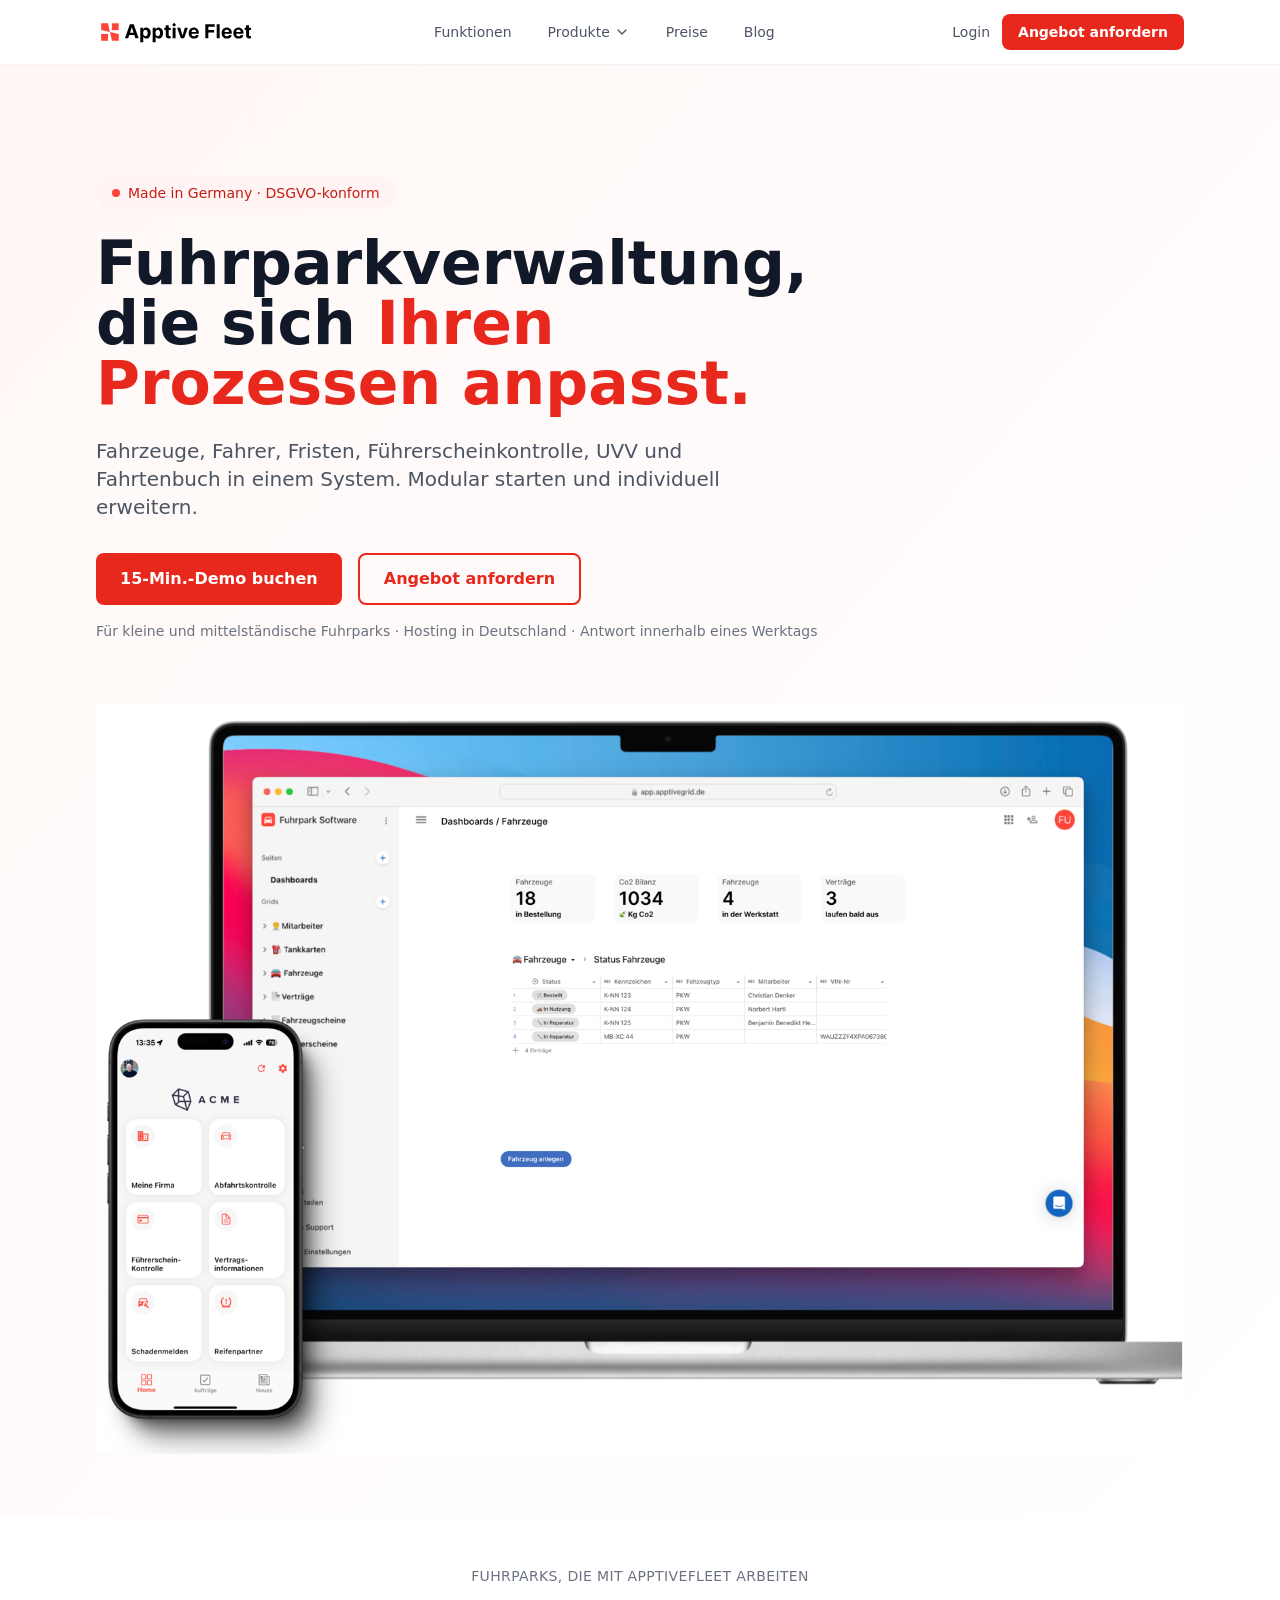
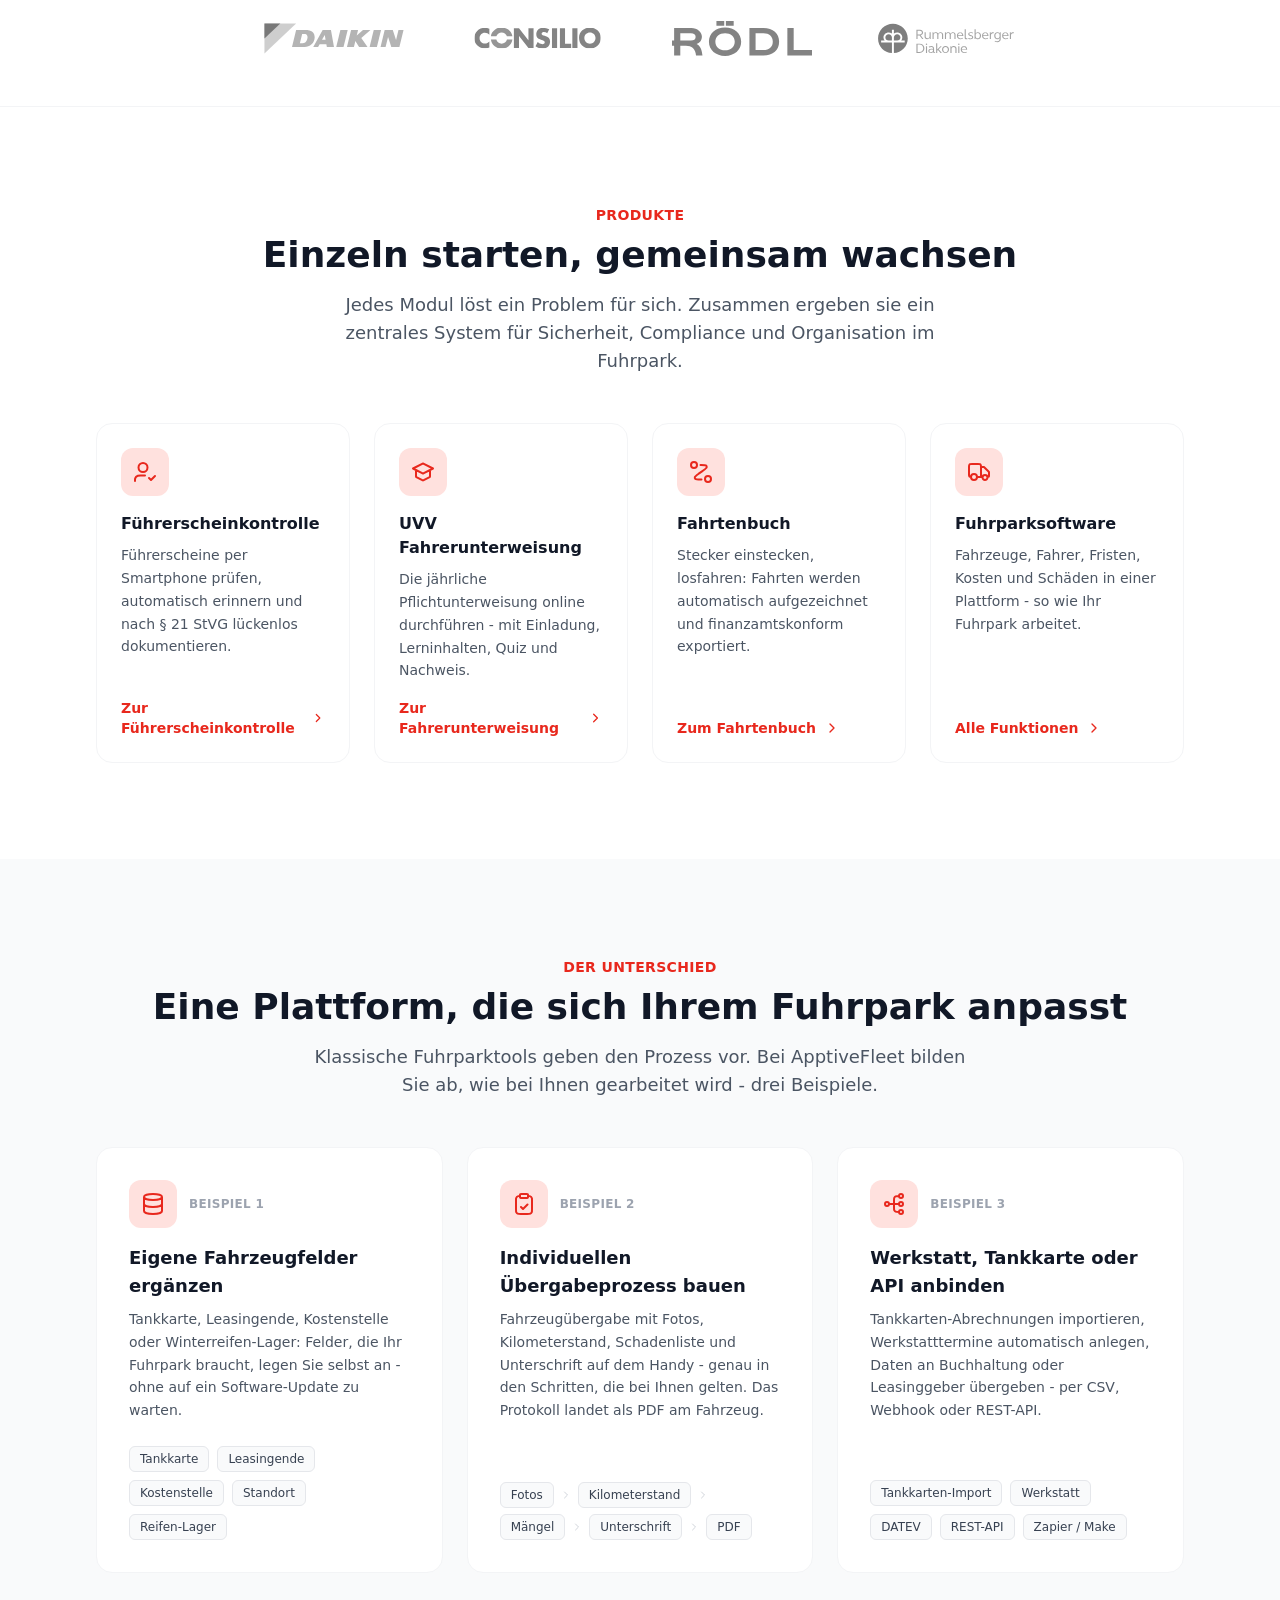
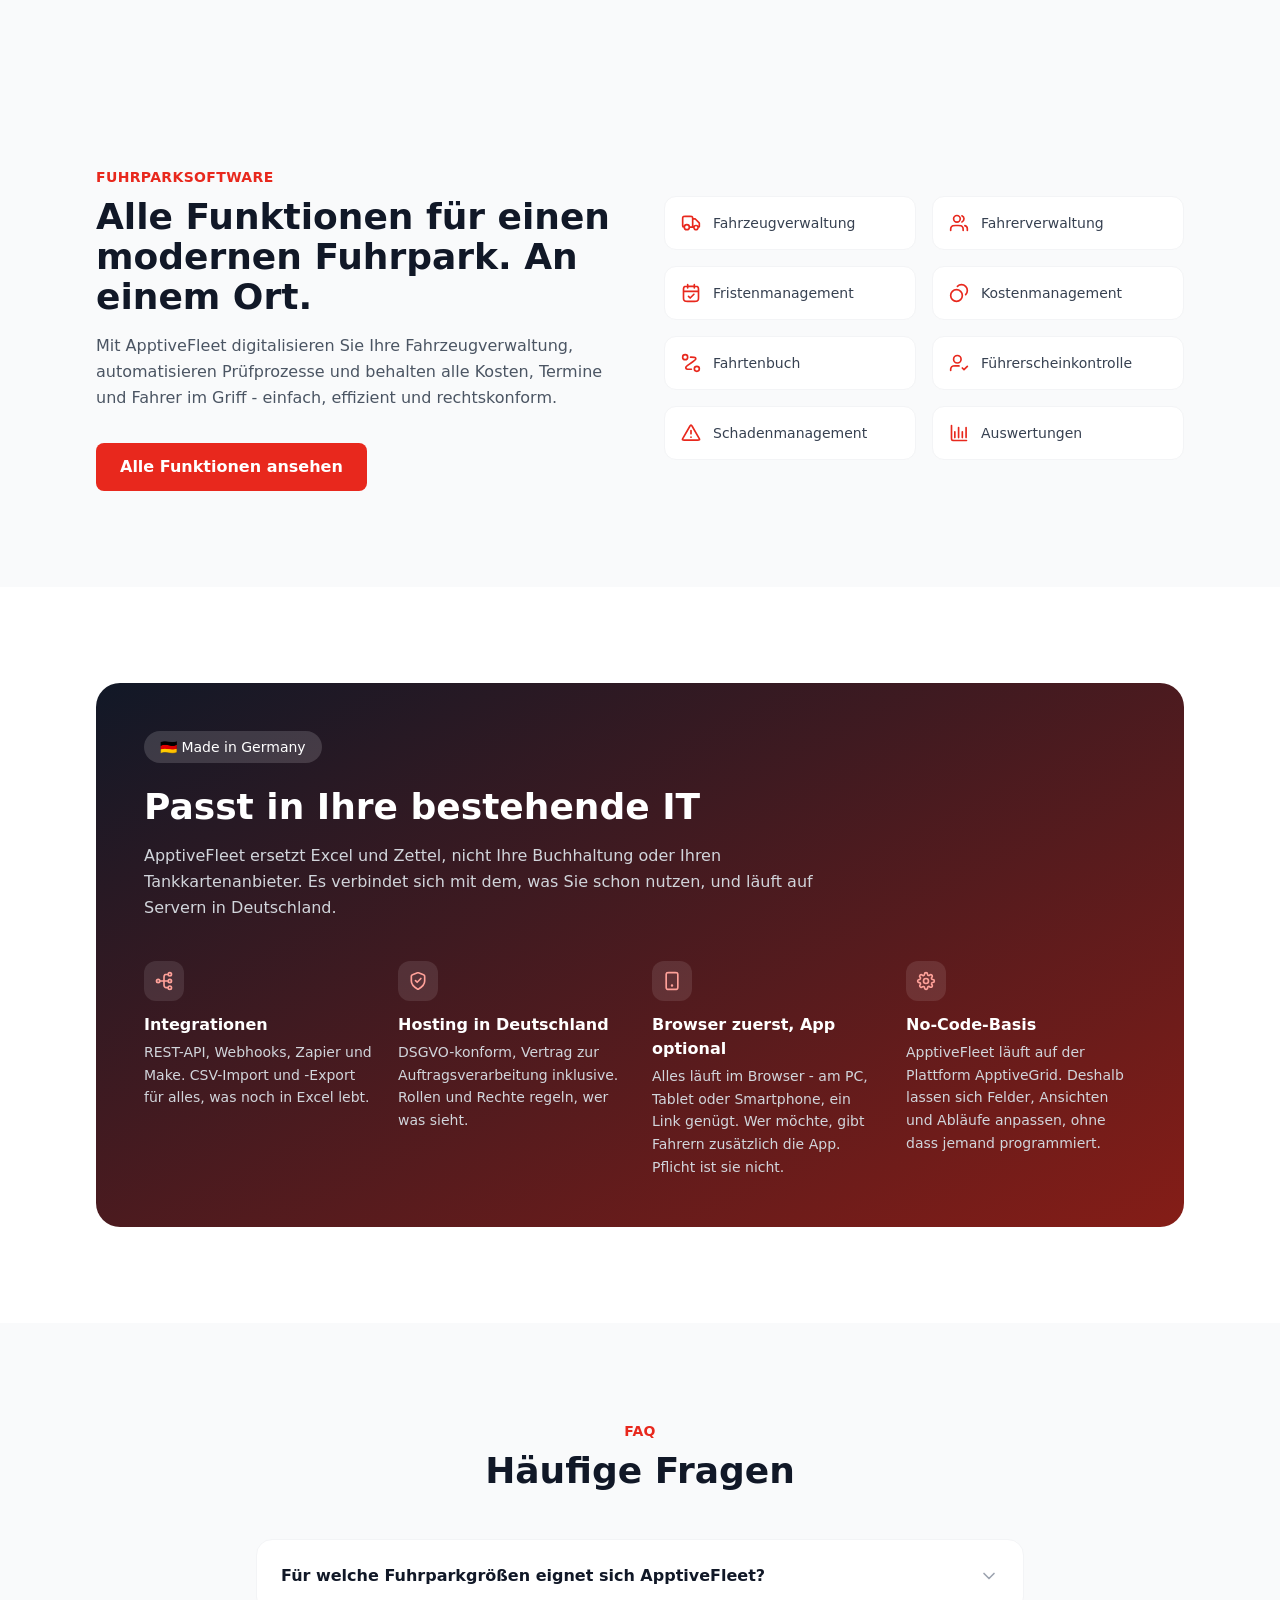
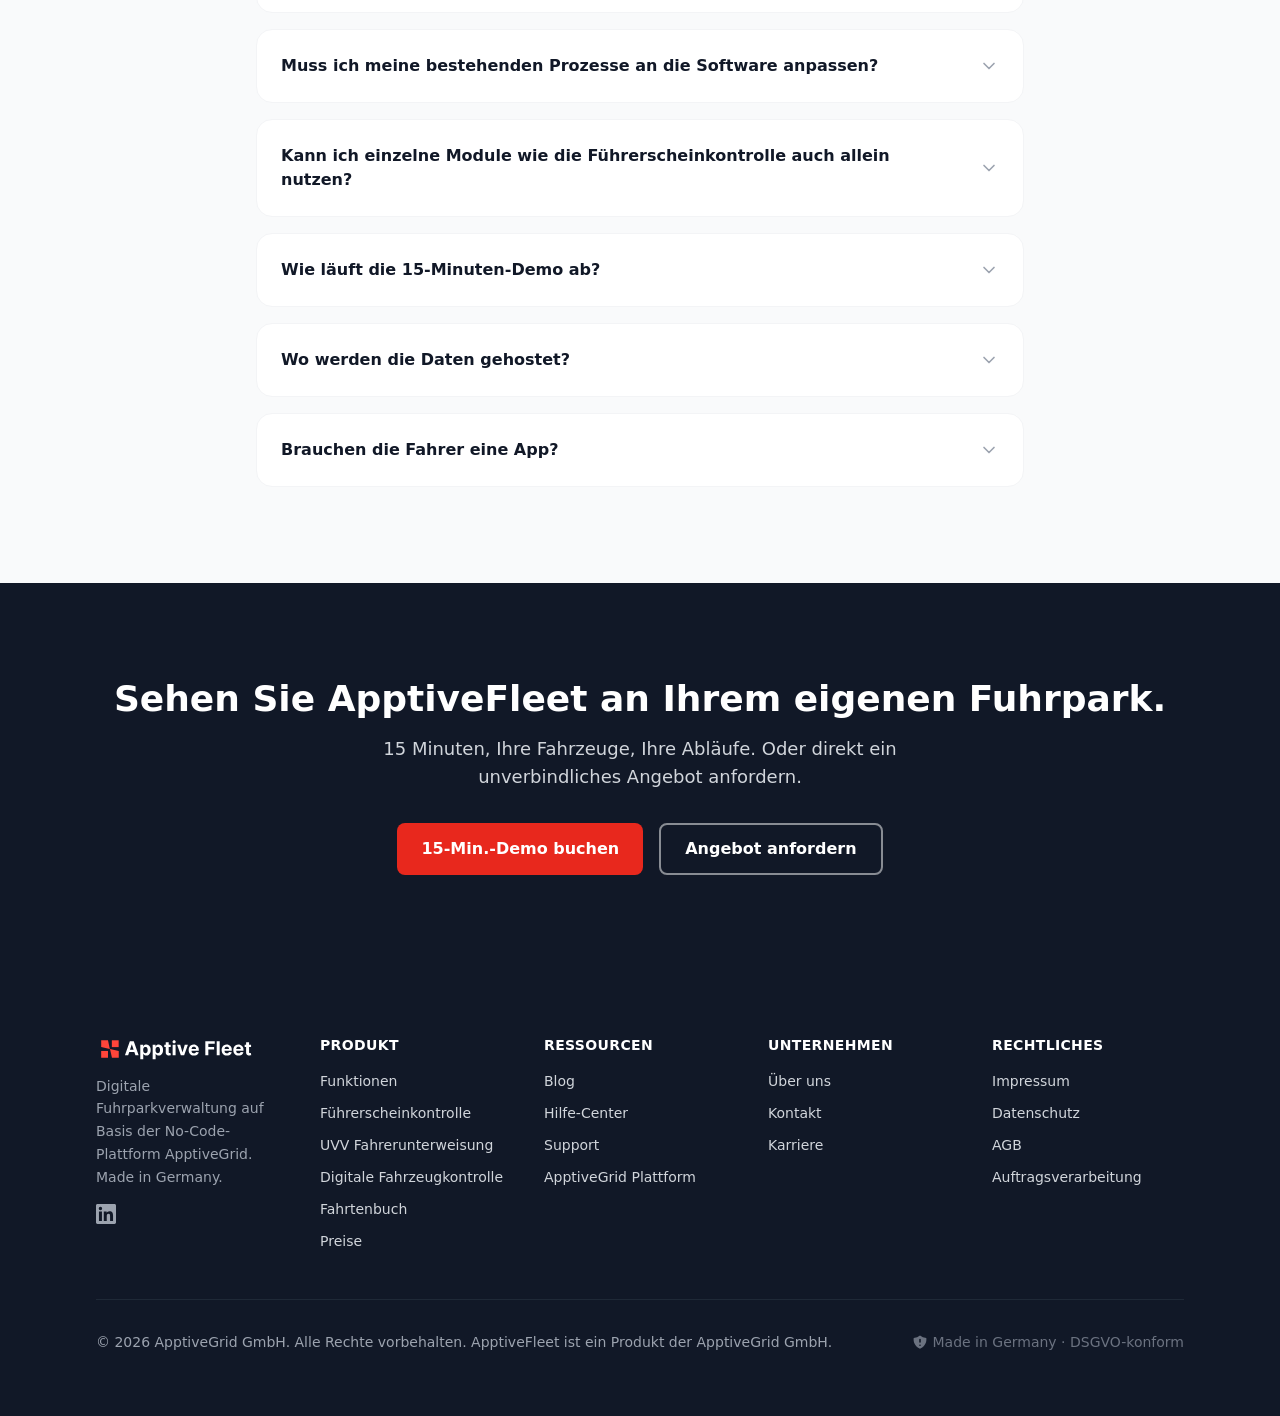
<file: test/index.html>
<!doctype html><title>Redirecting to: https://apptivegrid.github.io/apptivefleet-webseite-staging/</title><meta http-equiv="refresh" content="0;url=https://apptivegrid.github.io/apptivefleet-webseite-staging/"><meta name="robots" content="noindex"><link rel="canonical" href="https://apptivegrid.github.io/apptivefleet-webseite-staging/"><body>	<a href="https://apptivegrid.github.io/apptivefleet-webseite-staging/">Redirecting from <code>/apptivefleet-webseite-staging/test/</code> to <code>https://apptivegrid.github.io/apptivefleet-webseite-staging/</code></a></body>
</file>
